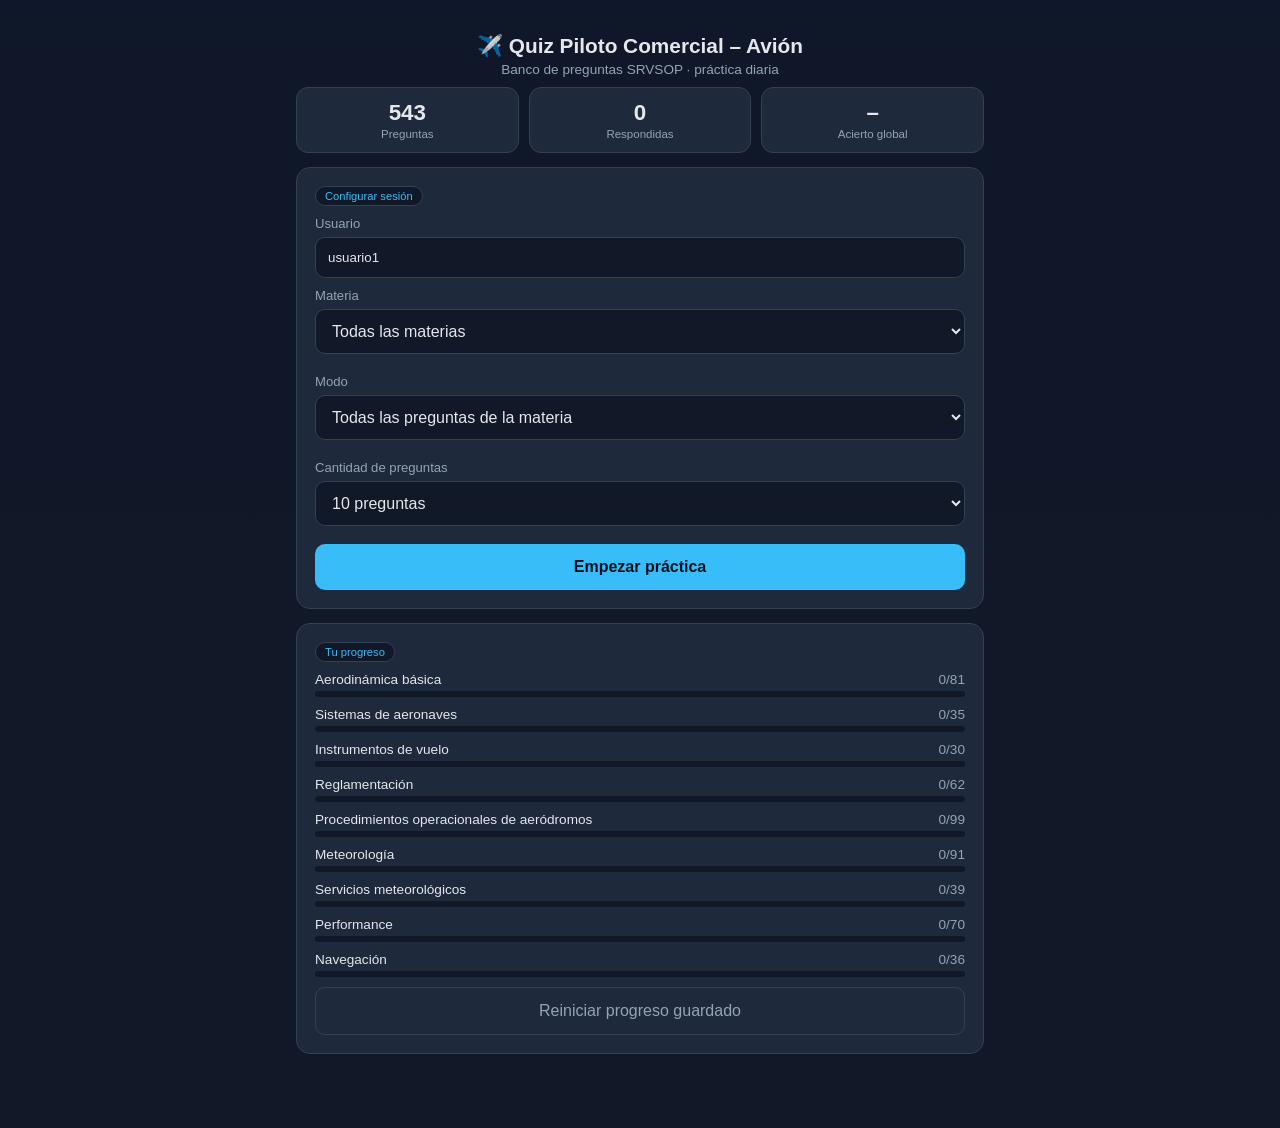
<file: quiz-piloto-comercial.html>
<!DOCTYPE html>
<html lang="es">

<head>
  <meta charset="UTF-8">
  <meta name="viewport" content="width=device-width, initial-scale=1.0">
  <title>Quiz Piloto Comercial - Avión (SRVSOP)</title>
  <style>
    :root {
      --bg: #0f172a;
      --card: #1e293b;
      --card2: #111827;
      --text: #e5e7eb;
      --muted: #94a3b8;
      --accent: #38bdf8;
      --good: #22c55e;
      --bad: #ef4444;
      --warn: #f59e0b;
      --border: #334155;
    }

    * {
      box-sizing: border-box;
    }

    body {
      margin: 0;
      font-family: -apple-system, BlinkMacSystemFont, "Segoe UI", Roboto, Helvetica, Arial, sans-serif;
      background: linear-gradient(180deg, #0f172a, #111827 60%);
      color: var(--text);
      min-height: 100vh;
    }

    .wrap {
      max-width: 720px;
      margin: 0 auto;
      padding: 16px 16px 60px;
    }

    header {
      padding: 18px 4px 10px;
      text-align: center;
    }

    header h1 {
      font-size: 1.3rem;
      margin: 0 0 4px;
    }

    header p {
      color: var(--muted);
      font-size: 0.85rem;
      margin: 0;
    }

    .screen {
      display: none;
    }

    .screen.active {
      display: block;
    }

    .card {
      background: var(--card);
      border: 1px solid var(--border);
      border-radius: 14px;
      padding: 18px;
      margin-bottom: 14px;
    }

    .stat-grid {
      display: grid;
      grid-template-columns: repeat(3, 1fr);
      gap: 10px;
      margin-bottom: 14px;
    }

    .stat {
      background: var(--card);
      border: 1px solid var(--border);
      border-radius: 12px;
      padding: 12px;
      text-align: center;
    }

    .stat .num {
      font-size: 1.4rem;
      font-weight: 700;
    }

    .stat .lbl {
      font-size: 0.72rem;
      color: var(--muted);
      margin-top: 2px;
    }

    select,
    button {
      font-family: inherit;
      font-size: 1rem;
      border-radius: 10px;
      border: 1px solid var(--border);
    }

    select {
      width: 100%;
      padding: 12px;
      background: var(--card2);
      color: var(--text);
      margin-bottom: 10px;
    }

    .btn {
      display: block;
      width: 100%;
      padding: 14px;
      background: var(--accent);
      color: #04121f;
      font-weight: 700;
      border: none;
      cursor: pointer;
      margin-top: 8px;
      text-align: center;
    }

    .btn.secondary {
      background: transparent;
      color: var(--accent);
      border: 1px solid var(--accent);
      font-weight: 600;
    }

    .btn.ghost {
      background: transparent;
      color: var(--muted);
      border: 1px solid var(--border);
      font-weight: 500;
    }

    .btn:active {
      transform: scale(0.98);
    }

    .row {
      display: flex;
      gap: 10px;
    }

    .row .btn {
      flex: 1;
    }

    .section-list label {
      display: flex;
      align-items: center;
      gap: 10px;
      padding: 10px 4px;
      border-bottom: 1px solid var(--border);
      font-size: 0.92rem;
      cursor: pointer;
    }

    .section-list label:last-child {
      border-bottom: none;
    }

    .section-list input {
      width: 18px;
      height: 18px;
    }

    .count {
      margin-left: auto;
      color: var(--muted);
      font-size: 0.8rem;
    }

    .progress-bar {
      height: 6px;
      background: var(--card2);
      border-radius: 4px;
      overflow: hidden;
      margin-bottom: 14px;
    }

    .progress-fill {
      height: 100%;
      background: var(--accent);
      transition: width .25s;
    }

    .tag {
      display: inline-block;
      font-size: 0.7rem;
      padding: 3px 9px;
      border-radius: 99px;
      background: var(--card2);
      color: var(--accent);
      border: 1px solid var(--border);
      margin-bottom: 10px;
    }

    .qtext {
      font-size: 1.08rem;
      line-height: 1.5;
      margin-bottom: 16px;
    }

    .opt {
      display: block;
      width: 100%;
      text-align: left;
      padding: 13px 14px;
      margin-bottom: 10px;
      background: var(--card2);
      border: 1px solid var(--border);
      border-radius: 12px;
      color: var(--text);
      font-size: 0.95rem;
      line-height: 1.4;
      cursor: pointer;
    }

    .opt b {
      color: var(--accent);
      margin-right: 8px;
    }

    .opt.correct {
      border-color: var(--good);
      background: rgba(34, 197, 94, 0.12);
    }

    .opt.incorrect {
      border-color: var(--bad);
      background: rgba(239, 68, 68, 0.12);
    }

    .opt.disabled {
      pointer-events: none;
      opacity: 0.85;
    }

    .opt.correct b,
    .opt.incorrect b {
      color: inherit;
    }

    .feedback {
      margin-top: 6px;
      padding: 14px;
      border-radius: 12px;
      font-size: 0.9rem;
      line-height: 1.5;
    }

    .feedback.good {
      background: rgba(34, 197, 94, 0.1);
      border: 1px solid var(--good);
    }

    .feedback.bad {
      background: rgba(239, 68, 68, 0.1);
      border: 1px solid var(--bad);
    }

    .feedback .lead {
      font-weight: 700;
      margin-bottom: 6px;
    }

    .feedback.good .lead {
      color: var(--good);
    }

    .feedback.bad .lead {
      color: var(--bad);
    }

    .feedback .expl {
      color: var(--muted);
    }

    .footer-nav {
      margin-top: 16px;
    }

    .center {
      text-align: center;
    }

    .big-num {
      font-size: 2.4rem;
      font-weight: 800;
      margin: 6px 0;
    }

    .muted {
      color: var(--muted);
    }

    .small {
      font-size: 0.82rem;
    }

    .miss-item {
      padding: 10px 0;
      border-bottom: 1px solid var(--border);
      font-size: 0.88rem;
    }

    .miss-item:last-child {
      border-bottom: none;
    }

    .miss-item .q {
      color: var(--text);
      margin-bottom: 4px;
    }

    .miss-item .a {
      color: var(--good);
    }

    a.link {
      color: var(--accent);
    }
  </style>
</head>

<body>
  <div class="wrap">
    <header>
      <h1>✈️ Quiz Piloto Comercial – Avión</h1>
      <p>Banco de preguntas SRVSOP · práctica diaria</p>
    </header>

    <!-- HOME -->
    <div id="screen-home" class="screen active">
      <div class="stat-grid">
        <div class="stat">
          <div class="num" id="stat-total">-</div>
          <div class="lbl">Preguntas</div>
        </div>
        <div class="stat">
          <div class="num" id="stat-answered">-</div>
          <div class="lbl">Respondidas</div>
        </div>
        <div class="stat">
          <div class="num" id="stat-accuracy">-</div>
          <div class="lbl">Acierto global</div>
        </div>
      </div>

      <div class="card">
        <div class="tag">Configurar sesión</div>
        <label class="small muted" style="display:block; margin-bottom:6px;">Usuario</label>
        <input id="user-input" type="text" value="usuario1" placeholder="Nombre del usuario"
          style="width:100%; padding:12px; background:var(--card2); color:var(--text); border:1px solid var(--border); border-radius:10px; margin-bottom:10px;">

        <label class="small muted" style="display:block; margin-bottom:6px;">Materia</label>
        <select id="section-select"></select>

        <label class="small muted" style="display:block; margin:10px 0 6px;">Modo</label>
        <select id="mode-select">
          <option value="all">Todas las preguntas de la materia</option>
          <option value="unseen">Solo las que no practiqué</option>
          <option value="wrong">Repasar mis errores</option>
        </select>

        <label class="small muted" style="display:block; margin:10px 0 6px;">Cantidad de preguntas</label>
        <select id="length-select"></select>

        <button class="btn" id="start-btn">Empezar práctica</button>
      </div>

      <div class="card">
        <div class="tag">Tu progreso</div>
        <div id="section-progress"></div>
        <button class="btn ghost" id="reset-btn">Reiniciar progreso guardado</button>
      </div>
    </div>

    <!-- QUIZ -->
    <div id="screen-quiz" class="screen">
      <div class="progress-bar">
        <div class="progress-fill" id="progress-fill"></div>
      </div>
      <div class="card">
        <div class="tag" id="quiz-tag">Materia · 1/10</div>
        <div class="qtext" id="quiz-question"></div>
        <div id="quiz-options"></div>
        <div id="quiz-feedback"></div>
      </div>
      <div class="footer-nav">
        <button class="btn" id="next-btn" style="display:none;">Siguiente pregunta</button>
        <button class="btn secondary" id="quit-btn">Salir al inicio</button>
      </div>
    </div>

    <!-- RESULTS -->
    <div id="screen-results" class="screen">
      <div class="card center">
        <div class="tag">Resultado de la sesión</div>
        <div class="big-num" id="result-score">-</div>
        <div class="muted" id="result-sub"></div>
      </div>
      <div class="card" id="miss-card" style="display:none;">
        <div class="tag">Para repasar</div>
        <div id="miss-list"></div>
      </div>
      <button class="btn" id="again-btn">Practicar otra vez</button>
      <button class="btn secondary" id="home-btn">Volver al inicio</button>
    </div>
  </div>

  <script>
    let QUIZ_DATA = [];
    const STORAGE_PREFIX = 'srvsop_pc_avion_progress_v1';
    const userInput = document.getElementById('user-input');
    const sectionSelect = document.getElementById('section-select');
    const lengthSelect = document.getElementById('length-select');

    function getUserStorageKey() {
      const safeName = (userInput.value || 'anon').trim().toLowerCase().replace(/[^a-z0-9]+/g, '_');
      return `${STORAGE_PREFIX}_${safeName || 'anon'}`;
    }

    function loadProgress() {
      try {
        const raw = localStorage.getItem(getUserStorageKey());
        if (raw) return JSON.parse(raw);
      } catch (e) { }
      return { byId: {} };
    }

    function saveProgress(p) {
      try { localStorage.setItem(getUserStorageKey(), JSON.stringify(p)); } catch (e) { }
    }

    let progress = loadProgress();

    function populateSections() {
      const sections = [...new Set(QUIZ_DATA.map(q => q.section))];
      sectionSelect.innerHTML = '<option value="__all__">Todas las materias</option>' +
        sections.map(s => `<option value="${s}">${s} (${QUIZ_DATA.filter(q => q.section === s).length})</option>`).join('');
    }

    function populateLengths() {
      lengthSelect.innerHTML = '';
      [5, 10, 15, 20, 30, 9999].forEach(n => {
        const opt = document.createElement('option');
        opt.value = n;
        opt.textContent = n === 9999 ? 'Todas' : (n + ' preguntas');
        lengthSelect.appendChild(opt);
      });
      lengthSelect.value = 10;
    }

    async function loadQuizData() {
      try {
        const response = await fetch('./quiz-data.json', { cache: 'no-store' });
        if (!response.ok) throw new Error('No se pudo cargar quiz-data.json');
        QUIZ_DATA = await response.json();
        populateSections();
        populateLengths();
        refreshHomeStats();
      } catch (err) {
        console.error(err);
        document.getElementById('section-progress').innerHTML = '<div class="muted">No se pudo cargar el archivo de preguntas.</div>';
      }
    }

    userInput.addEventListener('change', () => {
      progress = loadProgress();
      refreshHomeStats();
    });

    function refreshHomeStats() {
      const total = QUIZ_DATA.length;
      const answered = Object.values(progress.byId).filter(x => x.seen > 0).length;
      let correctSum = 0, totalSum = 0;
      Object.values(progress.byId).forEach(x => { correctSum += x.correctCount; totalSum += x.correctCount + x.wrongCount; });
      const acc = totalSum > 0 ? Math.round(100 * correctSum / totalSum) + '%' : '–';
      document.getElementById('stat-total').textContent = total;
      document.getElementById('stat-answered').textContent = answered;
      document.getElementById('stat-accuracy').textContent = acc;

      const sections = [...new Set(QUIZ_DATA.map(q => q.section))];
      const secDiv = document.getElementById('section-progress');
      secDiv.innerHTML = sections.map(s => {
        const qs = QUIZ_DATA.filter(q => q.section === s);
        const seen = qs.filter(q => progress.byId[q.id] && progress.byId[q.id].seen > 0).length;
        const pct = Math.round(100 * seen / qs.length);
        return `<div style="margin-bottom:10px;">
      <div style="display:flex; justify-content:space-between; font-size:0.85rem; margin-bottom:4px;">
        <span>${s}</span><span class="muted">${seen}/${qs.length}</span>
      </div>
      <div class="progress-bar" style="margin-bottom:0;"><div class="progress-fill" style="width:${pct}%"></div></div>
    </div>`;
      }).join('');
    }

    function showScreen(id) {
      document.querySelectorAll('.screen').forEach(s => s.classList.remove('active'));
      document.getElementById(id).classList.add('active');
    }

    // ---------- HOME SCREEN SETUP ----------
    populateLengths();
    loadQuizData();

    document.getElementById('reset-btn').addEventListener('click', () => {
      if (confirm(`¿Borrar todo el progreso guardado para "${userInput.value || 'anon'}" en este dispositivo?`)) {
        progress = { byId: {} };
        saveProgress(progress);
        refreshHomeStats();
      }
    });

    // ---------- QUIZ STATE ----------
    let session = null; // {questions:[], idx:0, correct:0, wrong:0, missed:[]}

    function shuffle(arr) {
      const a = arr.slice();
      for (let i = a.length - 1; i > 0; i--) {
        const j = Math.floor(Math.random() * (i + 1));
        [a[i], a[j]] = [a[j], a[i]];
      }
      return a;
    }

    function buildQuestionSet() {
      const sec = sectionSelect.value;
      const mode = document.getElementById('mode-select').value;
      const len = parseInt(lengthSelect.value, 10);

      let pool = QUIZ_DATA.filter(q => sec === '__all__' || q.section === sec);

      if (mode === 'unseen') {
        pool = pool.filter(q => !progress.byId[q.id] || progress.byId[q.id].seen === 0);
      } else if (mode === 'wrong') {
        pool = pool.filter(q => progress.byId[q.id] && progress.byId[q.id].lastCorrect === false);
      }

      pool = shuffle(pool);
      if (len !== 9999) pool = pool.slice(0, len);
      return pool;
    }

    document.getElementById('start-btn').addEventListener('click', () => {
      if (!QUIZ_DATA.length) {
        alert('Todavía no se cargaron las preguntas. Reintentá en unos segundos.');
        return;
      }

      const qs = buildQuestionSet();
      if (qs.length === 0) {
        alert('No hay preguntas disponibles con esos filtros. Probá otro modo o materia.');
        return;
      }

      session = { questions: qs, idx: 0, correct: 0, wrong: 0, missed: [] };
      showScreen('screen-quiz');
      renderQuestion();
    });

    function renderQuestion() {
      const q = session.questions[session.idx];
      document.getElementById('quiz-tag').textContent = `${q.section} · ${session.idx + 1}/${session.questions.length}`;
      document.getElementById('quiz-question').textContent = q.question;
      document.getElementById('progress-fill').style.width = Math.round(100 * session.idx / session.questions.length) + '%';

      const optsDiv = document.getElementById('quiz-options');
      optsDiv.innerHTML = '';
      Object.keys(q.options).sort().forEach(letter => {
        const btn = document.createElement('button');
        btn.className = 'opt';
        btn.innerHTML = `<b>${letter}.</b> ${q.options[letter]}`;
        btn.addEventListener('click', () => selectAnswer(letter));
        optsDiv.appendChild(btn);
      });

      document.getElementById('quiz-feedback').innerHTML = '';
      document.getElementById('next-btn').style.display = 'none';
    }

    function selectAnswer(letter) {
      const q = session.questions[session.idx];
      const isCorrect = letter === q.answer;

      // update stored progress
      if (!progress.byId[q.id]) progress.byId[q.id] = { seen: 0, correctCount: 0, wrongCount: 0, lastCorrect: null };
      const rec = progress.byId[q.id];
      rec.seen += 1;
      if (isCorrect) { rec.correctCount += 1; rec.lastCorrect = true; }
      else { rec.wrongCount += 1; rec.lastCorrect = false; }
      saveProgress(progress);

      if (isCorrect) session.correct++;
      else { session.wrong++; session.missed.push(q); }

      // lock options, mark correct/incorrect
      document.querySelectorAll('.opt').forEach(btn => {
        btn.classList.add('disabled');
        const btnLetter = btn.querySelector('b').textContent.replace('.', '').trim();
        if (btnLetter === q.answer) btn.classList.add('correct');
        else if (btnLetter === letter) btn.classList.add('incorrect');
      });

      const fb = document.getElementById('quiz-feedback');
      fb.innerHTML = `<div class="feedback ${isCorrect ? 'good' : 'bad'}">
      <div class="lead">${isCorrect ? '✅ ¡Correcto!' : '❌ Incorrecto — la respuesta era ' + q.answer}</div>
      <div class="expl">${q.explanation}</div>
    </div>`;

      document.getElementById('next-btn').style.display = 'block';
    }

    document.getElementById('next-btn').addEventListener('click', () => {
      session.idx++;
      if (session.idx >= session.questions.length) {
        finishSession();
      } else {
        renderQuestion();
      }
    });

    document.getElementById('quit-btn').addEventListener('click', () => {
      if (confirm('¿Salir de la práctica actual?')) {
        showScreen('screen-home');
        refreshHomeStats();
      }
    });

    function finishSession() {
      document.getElementById('progress-fill').style.width = '100%';
      const total = session.questions.length;
      const pct = Math.round(100 * session.correct / total);
      document.getElementById('result-score').textContent = `${session.correct}/${total} (${pct}%)`;
      let msg = '';
      if (pct === 100) msg = '¡Impecable! Dominás este bloque.';
      else if (pct >= 80) msg = 'Muy bien, vas encaminado.';
      else if (pct >= 60) msg = 'Bien, pero conviene repasar los fallos.';
      else msg = 'Convendría repasar esta materia con más calma.';
      document.getElementById('result-sub').textContent = msg;

      const missCard = document.getElementById('miss-card');
      const missList = document.getElementById('miss-list');
      if (session.missed.length) {
        missCard.style.display = 'block';
        missList.innerHTML = session.missed.map(q => `
      <div class="miss-item">
        <div class="q">${q.id} — ${q.question}</div>
        <div class="a">Correcta: ${q.answer}. ${q.options[q.answer]}</div>
      </div>`).join('');
      } else {
        missCard.style.display = 'none';
      }

      showScreen('screen-results');
    }

    document.getElementById('again-btn').addEventListener('click', () => {
      showScreen('screen-home');
      refreshHomeStats();
    });
    document.getElementById('home-btn').addEventListener('click', () => {
      showScreen('screen-home');
      refreshHomeStats();
    });
  </script>
</body>

</html>
</file>
